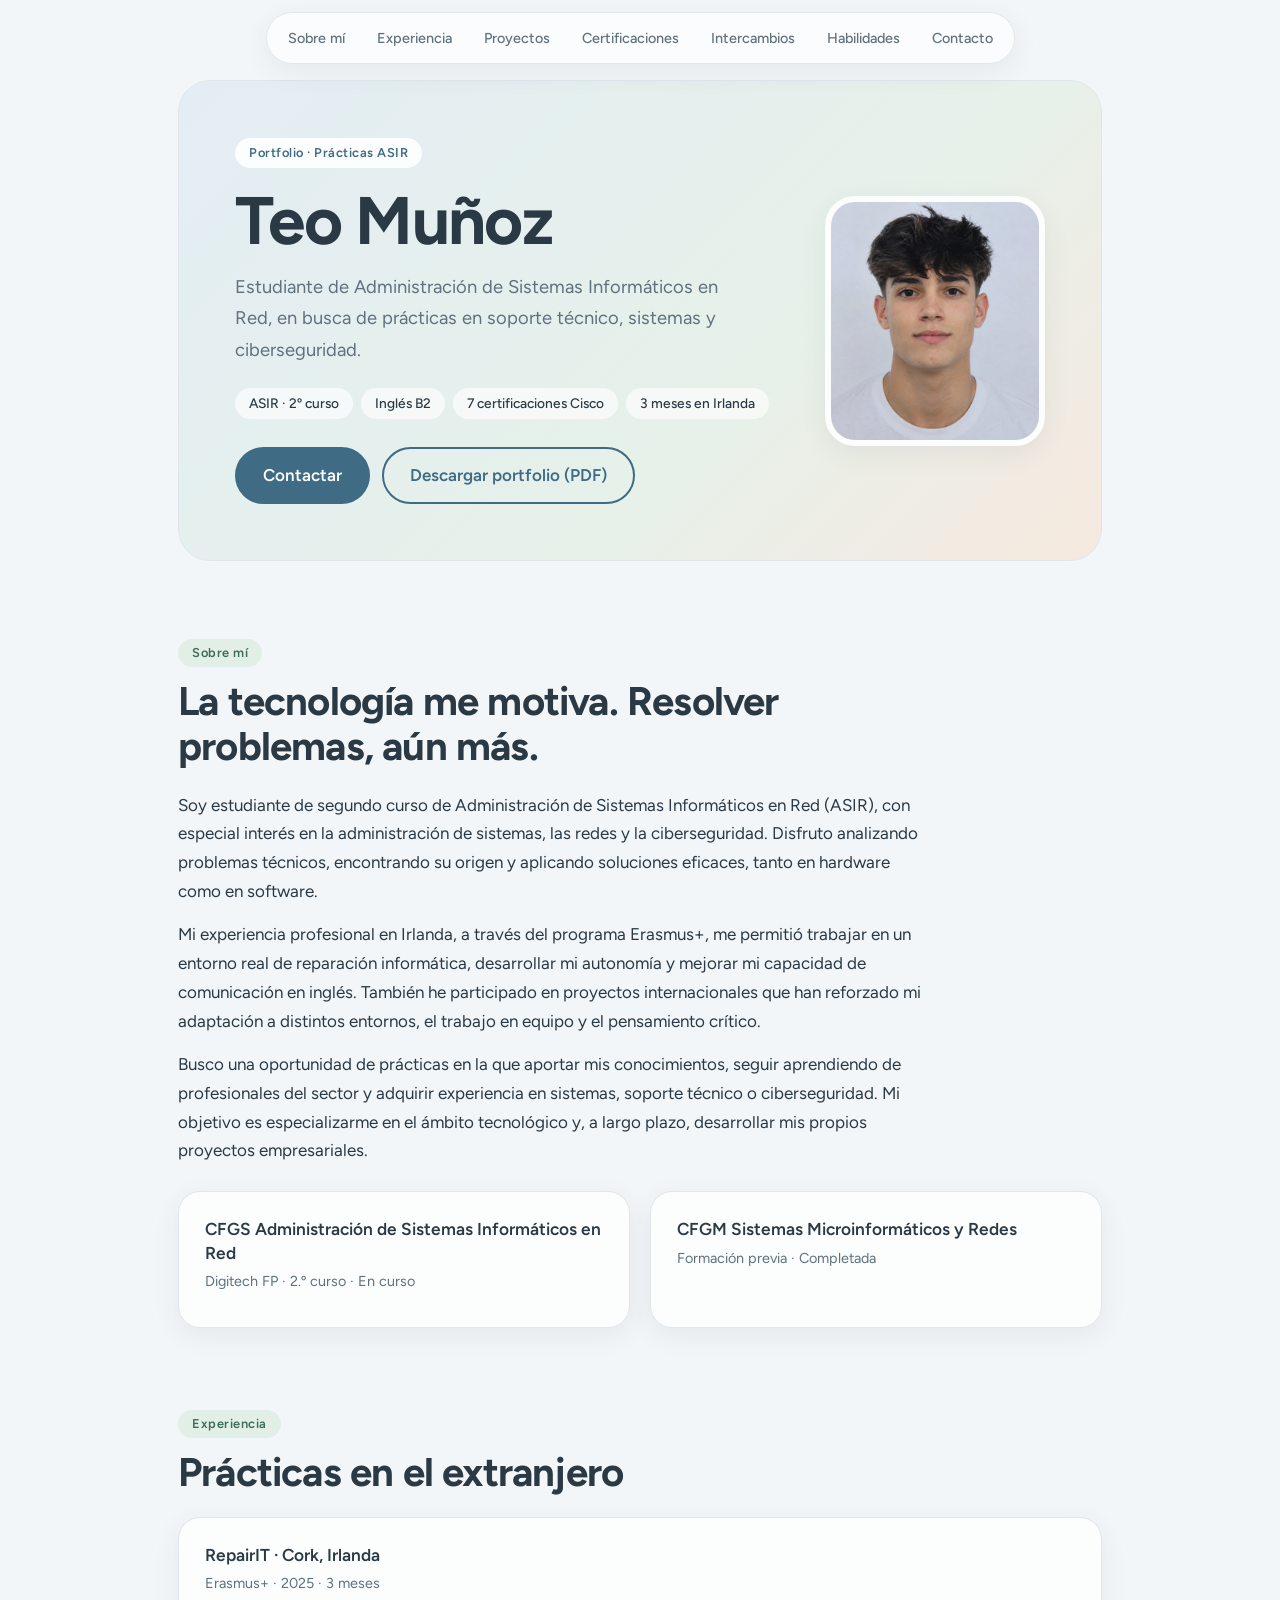
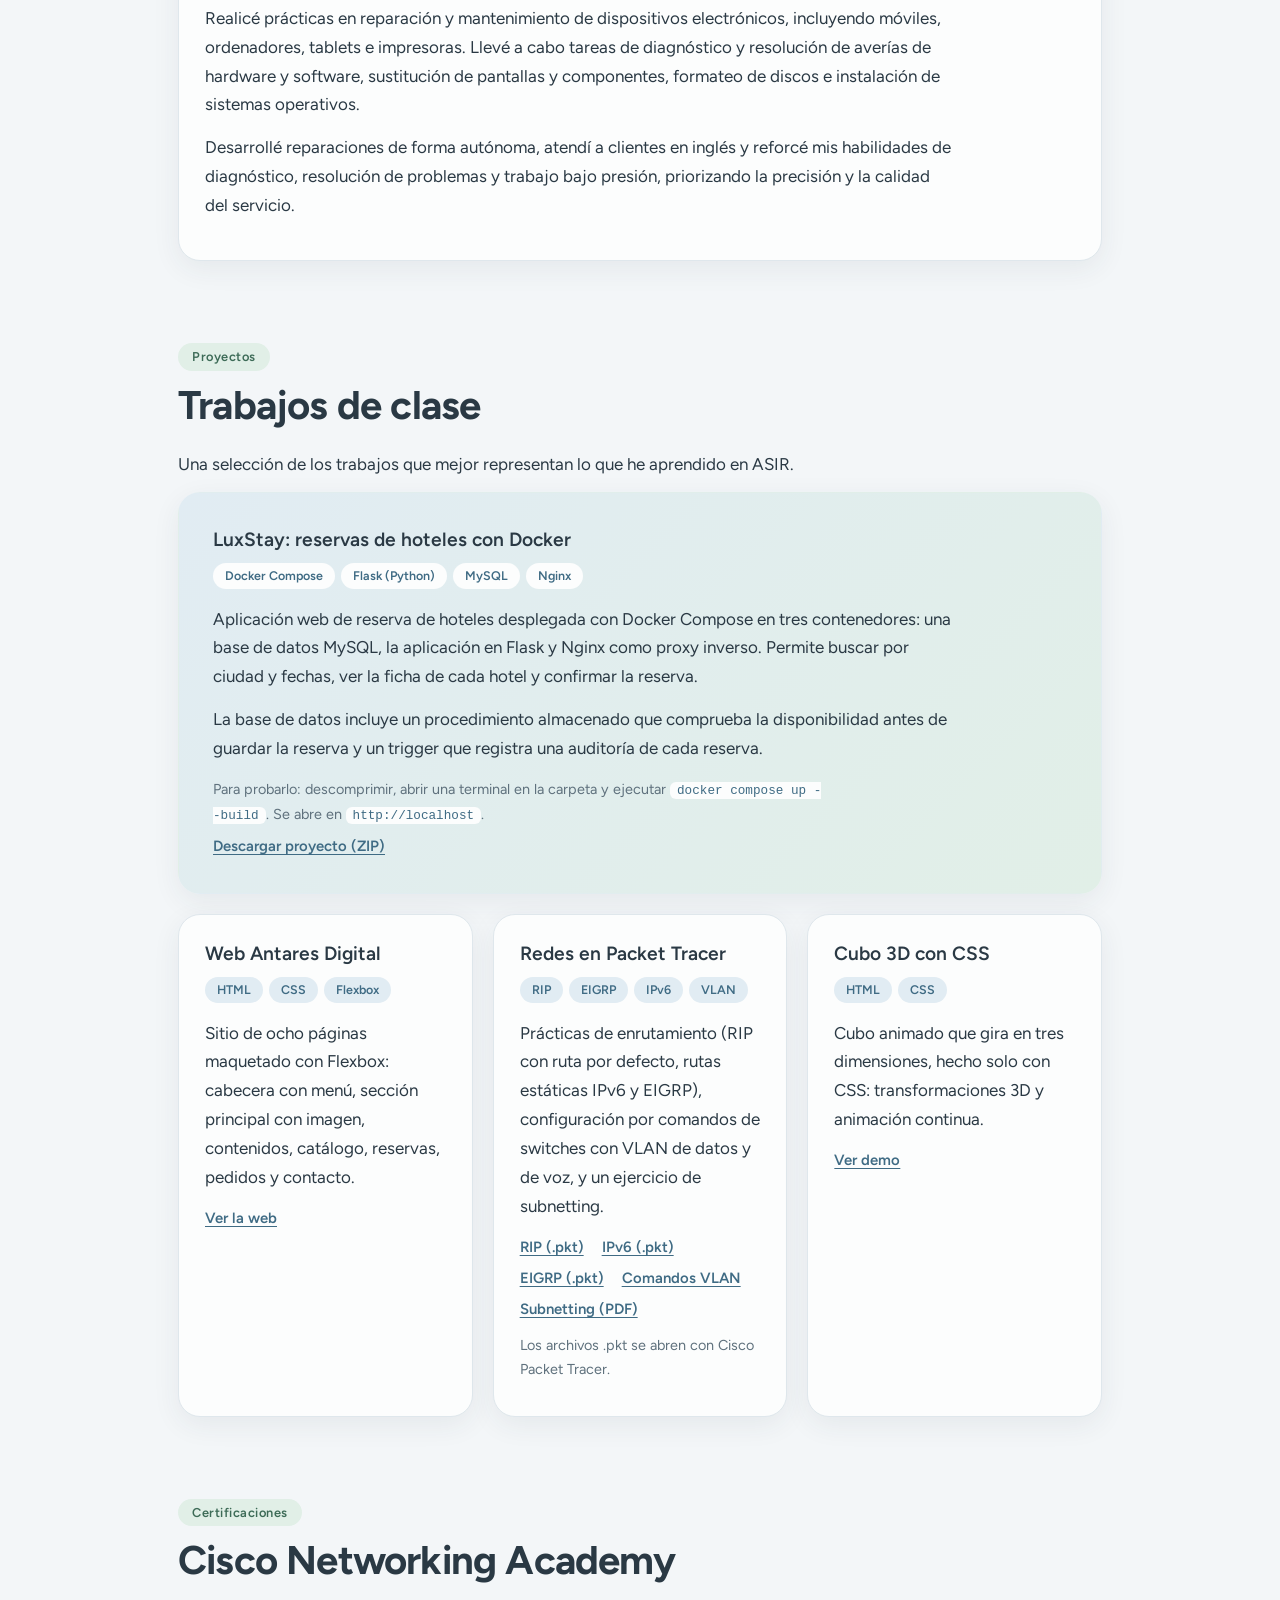
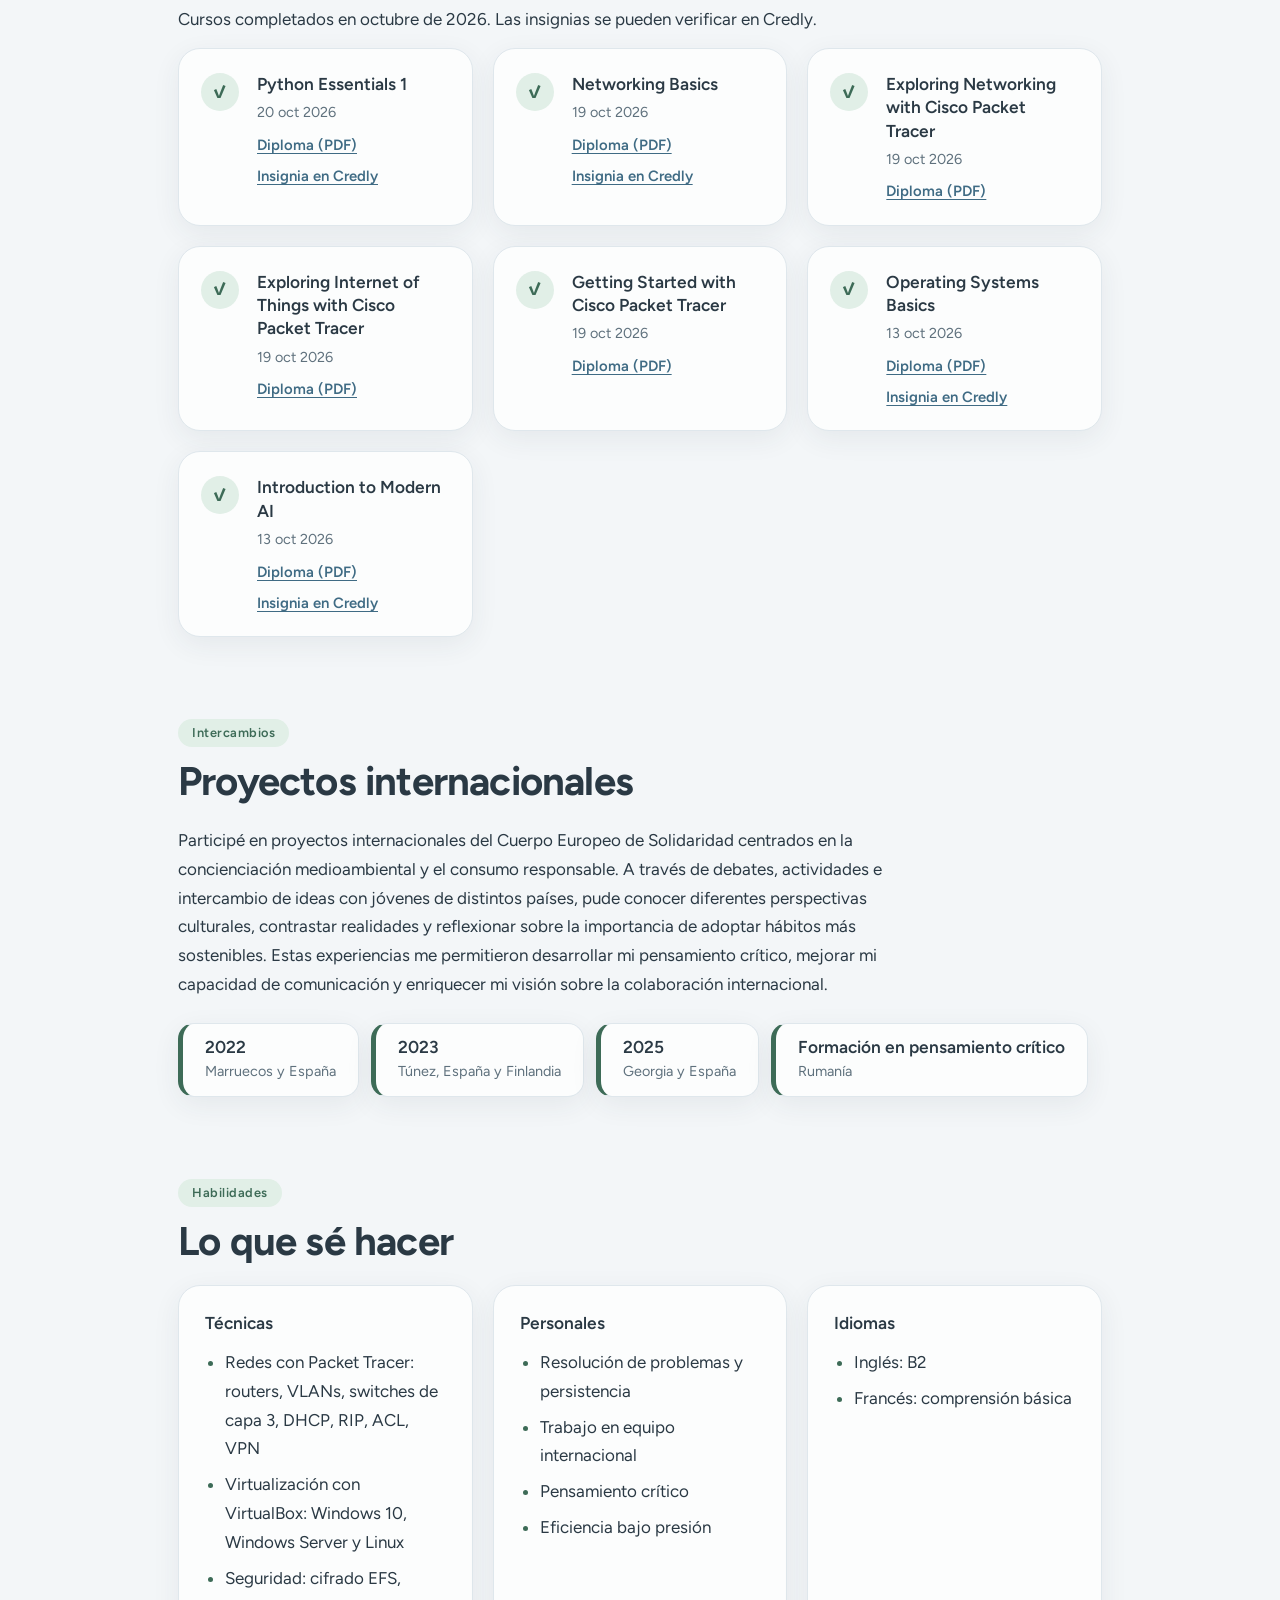
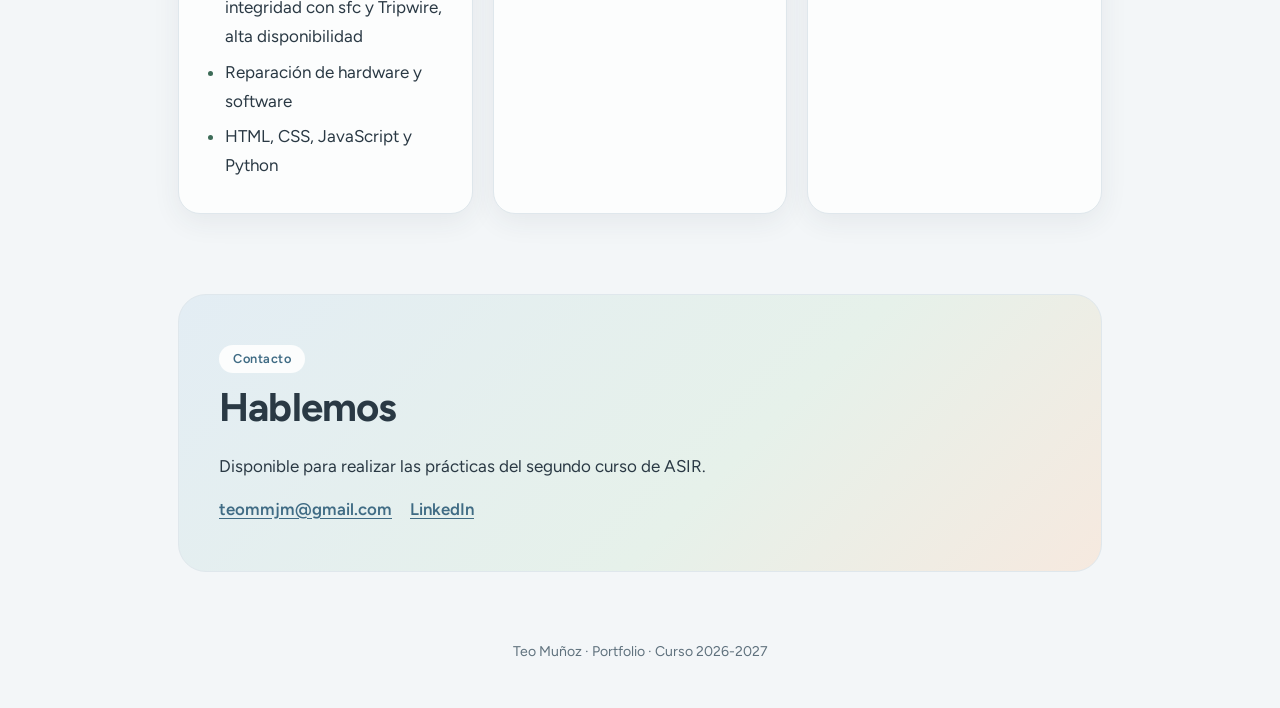
<file: index.html>
<!DOCTYPE html>
<html lang="es">
<head>
<meta charset="utf-8">
<meta name="viewport" content="width=device-width, initial-scale=1">
<title>Teo Muñoz · Portfolio ASIR</title>
<meta name="description" content="Portfolio de Teo Muñoz, estudiante de ASIR en busca de prácticas en soporte técnico, sistemas y ciberseguridad.">
<link rel="icon" type="image/png" href="TM.png">
<link rel="preconnect" href="https://fonts.googleapis.com">
<link rel="stylesheet" href="https://fonts.googleapis.com/css2?family=IBM+Plex+Sans:wght@400;500;600&family=Manrope:wght@600;700;800&display=swap">
<link rel="stylesheet" href="style.css">
</head>
<body>
<header class="top"><div class="wrap"><nav aria-label="Secciones">
<a href="#sobre-mi">Sobre mí</a><a href="#experiencia">Experiencia</a><a href="#proyectos">Proyectos</a><a href="#certificaciones">Certificaciones</a><a href="#intercambios">Intercambios</a><a href="#habilidades">Habilidades</a><a href="#contacto">Contacto</a>
</nav></div></header>

<div class="hero"><div class="wrap">
  <div>
    <p class="eyebrow">Portfolio · Prácticas ASIR</p>
    <h1>Teo Muñoz</h1>
    <p class="lead">Estudiante de Administración de Sistemas Informáticos en Red, en busca de prácticas en soporte técnico, sistemas y ciberseguridad.</p>
    <ul class="chips"><li>ASIR · 2º curso</li><li>Inglés B2</li><li>7 certificaciones Cisco</li><li>3 meses en Irlanda</li></ul>
    <div class="btns">
      <a class="btn main" href="#contacto">Contactar</a>
      <a class="btn" href="Portfolio-Teo-Munoz.pdf" download>Descargar portfolio (PDF)</a>
    </div>
  </div>
  <div class="photo" aria-label="Foto de Teo Muñoz">TM<img src="foto.jpg" alt="Foto de Teo Muñoz" onerror="this.remove()"></div>
</div></div>

<main class="wrap">
<section id="sobre-mi">
  <p class="label">Sobre mí</p>
  <h2>La tecnología me motiva. Resolver problemas, aún más.</h2>
  <p>Soy estudiante de segundo curso de Administración de Sistemas Informáticos en Red (ASIR), con especial interés en la administración de sistemas, las redes y la ciberseguridad. Disfruto analizando problemas técnicos, encontrando su origen y aplicando soluciones eficaces, tanto en hardware como en software.</p>
  <p>Mi experiencia profesional en Irlanda, a través del programa Erasmus+, me permitió trabajar en un entorno real de reparación informática, desarrollar mi autonomía y mejorar mi capacidad de comunicación en inglés. También he participado en proyectos internacionales que han reforzado mi adaptación a distintos entornos, el trabajo en equipo y el pensamiento crítico.</p>
  <p>Busco una oportunidad de prácticas en la que aportar mis conocimientos, seguir aprendiendo de profesionales del sector y adquirir experiencia en sistemas, soporte técnico o ciberseguridad. Mi objetivo es especializarme en el ámbito tecnológico y, a largo plazo, desarrollar mis propios proyectos empresariales.</p>

  <div class="edu">
    <div class="card">
      <h3>CFGS Administración de Sistemas Informáticos en Red</h3>
      <p class="meta">Digitech FP · 2.º curso · En curso</p>
    </div>
    <div class="card">
      <h3>CFGM Sistemas Microinformáticos y Redes</h3>
      <p class="meta">Formación previa · Completada</p>
    </div>
  </div>
</section>

<section id="experiencia">
  <p class="label">Experiencia</p>
  <h2>Prácticas en el extranjero</h2>
  <div class="card">
    <h3>RepairIT · Cork, Irlanda</h3>
    <p class="meta">Erasmus+ · 2025 · 3 meses</p>
    <p>Realicé prácticas en reparación y mantenimiento de dispositivos electrónicos, incluyendo móviles, ordenadores, tablets e impresoras. Llevé a cabo tareas de diagnóstico y resolución de averías de hardware y software, sustitución de pantallas y componentes, formateo de discos e instalación de sistemas operativos.</p>
    <p>Desarrollé reparaciones de forma autónoma, atendí a clientes en inglés y reforcé mis habilidades de diagnóstico, resolución de problemas y trabajo bajo presión, priorizando la precisión y la calidad del servicio.</p>
  </div>
</section>

<section id="proyectos">
  <p class="label">Proyectos</p>
  <h2>Trabajos de clase</h2>
  <p>Una selección de los trabajos que mejor representan lo que he aprendido en ASIR.</p>

  <article class="card proj featured">
    <h3>LuxStay: reservas de hoteles con Docker</h3>
    <ul class="tags"><li>Docker Compose</li><li>Flask (Python)</li><li>MySQL</li><li>Nginx</li></ul>
    <p>Aplicación web de reserva de hoteles desplegada con Docker Compose en tres contenedores: una base de datos MySQL, la aplicación en Flask y Nginx como proxy inverso. Permite buscar por ciudad y fechas, ver la ficha de cada hotel y confirmar la reserva.</p>
    <p>La base de datos incluye un procedimiento almacenado que comprueba la disponibilidad antes de guardar la reserva y un trigger que registra una auditoría de cada reserva.</p>
    <p class="meta" style="margin-top:10px">Para probarlo: descomprimir, abrir una terminal en la carpeta y ejecutar <code>docker compose up --build</code>. Se abre en <code>http://localhost</code>.</p>
    <div class="links"><a href="trabajos/hoteles-docker-flask.zip">Descargar proyecto (ZIP)</a></div>
  </article>

  <div class="grid">
    <article class="card proj">
      <h3>Web Antares Digital</h3>
      <ul class="tags"><li>HTML</li><li>CSS</li><li>Flexbox</li></ul>
      <p>Sitio de ocho páginas maquetado con Flexbox: cabecera con menú, sección principal con imagen, contenidos, catálogo, reservas, pedidos y contacto.</p>
      <div class="links"><a href="trabajos/antares-digital/index.html" target="_blank" rel="noopener">Ver la web</a></div>
    </article>
    <article class="card proj">
      <h3>Redes en Packet Tracer</h3>
      <ul class="tags"><li>RIP</li><li>EIGRP</li><li>IPv6</li><li>VLAN</li></ul>
      <p>Prácticas de enrutamiento (RIP con ruta por defecto, rutas estáticas IPv6 y EIGRP), configuración por comandos de switches con VLAN de datos y de voz, y un ejercicio de subnetting.</p>
      <div class="links"><a href="trabajos/redes/rip-ruta-por-defecto.pkt">RIP (.pkt)</a><a href="trabajos/redes/ipv6-enrutamiento-estatico.pkt">IPv6 (.pkt)</a><a href="trabajos/redes/eigrp-ejercicios.pkt">EIGRP (.pkt)</a><a href="trabajos/redes/comandos-vlans-voz-trunks.txt">Comandos VLAN</a><a href="trabajos/redes/subnetting-130-40-0-0.pdf">Subnetting (PDF)</a></div>
      <p class="meta" style="margin-top:10px">Los archivos .pkt se abren con Cisco Packet Tracer.</p>
    </article>
    <article class="card proj">
      <h3>Cubo 3D con CSS</h3>
      <ul class="tags"><li>HTML</li><li>CSS</li></ul>
      <p>Cubo animado que gira en tres dimensiones, hecho solo con CSS: transformaciones 3D y animación continua.</p>
      <div class="links"><a href="trabajos/css/cubo-3d.html" target="_blank" rel="noopener">Ver demo</a></div>
    </article>
  </div>
</section>

<section id="certificaciones">
  <p class="label">Certificaciones</p>
  <h2>Cisco Networking Academy</h2>
  <p>Cursos completados en octubre de 2026. Las insignias se pueden verificar en Credly.</p>
  <div class="grid">
    <article class="card cert"><h3>Python Essentials 1</h3><p class="meta">20 oct 2026</p>
      <div class="links"><a href="certificados/python-essentials-1.pdf">Diploma (PDF)</a><a href="https://www.credly.com/badges/a79a291c-79b1-40f7-9b28-0ea7d8a6ee51/public_url" target="_blank" rel="noopener">Insignia en Credly</a></div></article>
    <article class="card cert"><h3>Networking Basics</h3><p class="meta">19 oct 2026</p>
      <div class="links"><a href="certificados/networking-basics.pdf">Diploma (PDF)</a><a href="https://www.credly.com/badges/bb092b88-2d7e-4ce6-b4c7-1ca06674b7ba/public_url" target="_blank" rel="noopener">Insignia en Credly</a></div></article>
    <article class="card cert"><h3>Exploring Networking with Cisco Packet Tracer</h3><p class="meta">19 oct 2026</p>
      <div class="links"><a href="certificados/exploring-networking-packet-tracer.pdf">Diploma (PDF)</a></div></article>
    <article class="card cert"><h3>Exploring Internet of Things with Cisco Packet Tracer</h3><p class="meta">19 oct 2026</p>
      <div class="links"><a href="certificados/exploring-iot-packet-tracer.pdf">Diploma (PDF)</a></div></article>
    <article class="card cert"><h3>Getting Started with Cisco Packet Tracer</h3><p class="meta">19 oct 2026</p>
      <div class="links"><a href="certificados/getting-started-packet-tracer.pdf">Diploma (PDF)</a></div></article>
    <article class="card cert"><h3>Operating Systems Basics</h3><p class="meta">13 oct 2026</p>
      <div class="links"><a href="certificados/operating-systems-basics.pdf">Diploma (PDF)</a><a href="https://www.credly.com/badges/0d3d7102-03e8-475a-858d-57220a3167c9/public_url" target="_blank" rel="noopener">Insignia en Credly</a></div></article>
    <article class="card cert"><h3>Introduction to Modern AI</h3><p class="meta">13 oct 2026</p>
      <div class="links"><a href="certificados/introduction-modern-ai.pdf">Diploma (PDF)</a><a href="https://www.credly.com/badges/4c03e8af-af3e-4fc0-80f3-18538ede21e6/public_url" target="_blank" rel="noopener">Insignia en Credly</a></div></article>
  </div>
</section>

<section id="intercambios">
  <p class="label">Intercambios</p>
  <h2>Proyectos internacionales</h2>
  <p>Participé en proyectos internacionales del Cuerpo Europeo de Solidaridad centrados en la concienciación medioambiental y el consumo responsable. A través de debates, actividades e intercambio de ideas con jóvenes de distintos países, pude conocer diferentes perspectivas culturales, contrastar realidades y reflexionar sobre la importancia de adoptar hábitos más sostenibles. Estas experiencias me permitieron desarrollar mi pensamiento crítico, mejorar mi capacidad de comunicación y enriquecer mi visión sobre la colaboración internacional.</p>
  <ul class="timeline">
    <li><h3>2022</h3><p class="meta">Marruecos y España</p></li>
    <li><h3>2023</h3><p class="meta">Túnez, España y Finlandia</p></li>
    <li><h3>2025</h3><p class="meta">Georgia y España</p></li>
    <li><h3>Formación en pensamiento crítico</h3><p class="meta">Rumanía</p></li>
  </ul>
</section>

<section id="habilidades">
  <p class="label">Habilidades</p>
  <h2>Lo que sé hacer</h2>
  <div class="cols">
    <div class="card"><h3>Técnicas</h3><ul class="plain">
      <li>Redes con Packet Tracer: routers, VLANs, switches de capa 3, DHCP, RIP, ACL, VPN</li>
      <li>Virtualización con VirtualBox: Windows 10, Windows Server y Linux</li>
      <li>Seguridad: cifrado EFS, integridad con sfc y Tripwire, alta disponibilidad</li>
      <li>Reparación de hardware y software</li>
      <li>HTML, CSS, JavaScript y Python</li></ul></div>
    <div class="card"><h3>Personales</h3><ul class="plain">
      <li>Resolución de problemas y persistencia</li>
      <li>Trabajo en equipo internacional</li>
      <li>Pensamiento crítico</li>
      <li>Eficiencia bajo presión</li></ul></div>
    <div class="card"><h3>Idiomas</h3><ul class="plain">
      <li>Inglés: B2</li><li>Francés: comprensión básica</li></ul></div>
  </div>
</section>

<section id="contacto">
  <div class="contact">
    <p class="label" style="color:var(--hero-accent)">Contacto</p>
    <h2>Hablemos</h2>
    <p>Disponible para realizar las prácticas del segundo curso de ASIR.</p>
    <div class="links"><a href="mailto:teommjm@gmail.com">teommjm@gmail.com</a><a href="https://www.linkedin.com/in/teo-mu%C3%B1oz-moreno-25004b445/?isSelfProfile=true" target="_blank" rel="noopener">LinkedIn</a></div>
  </div>
</section>
</main>
<footer>Teo Muñoz · Portfolio · Curso 2026-2027</footer>
</body>
</html>
</file>
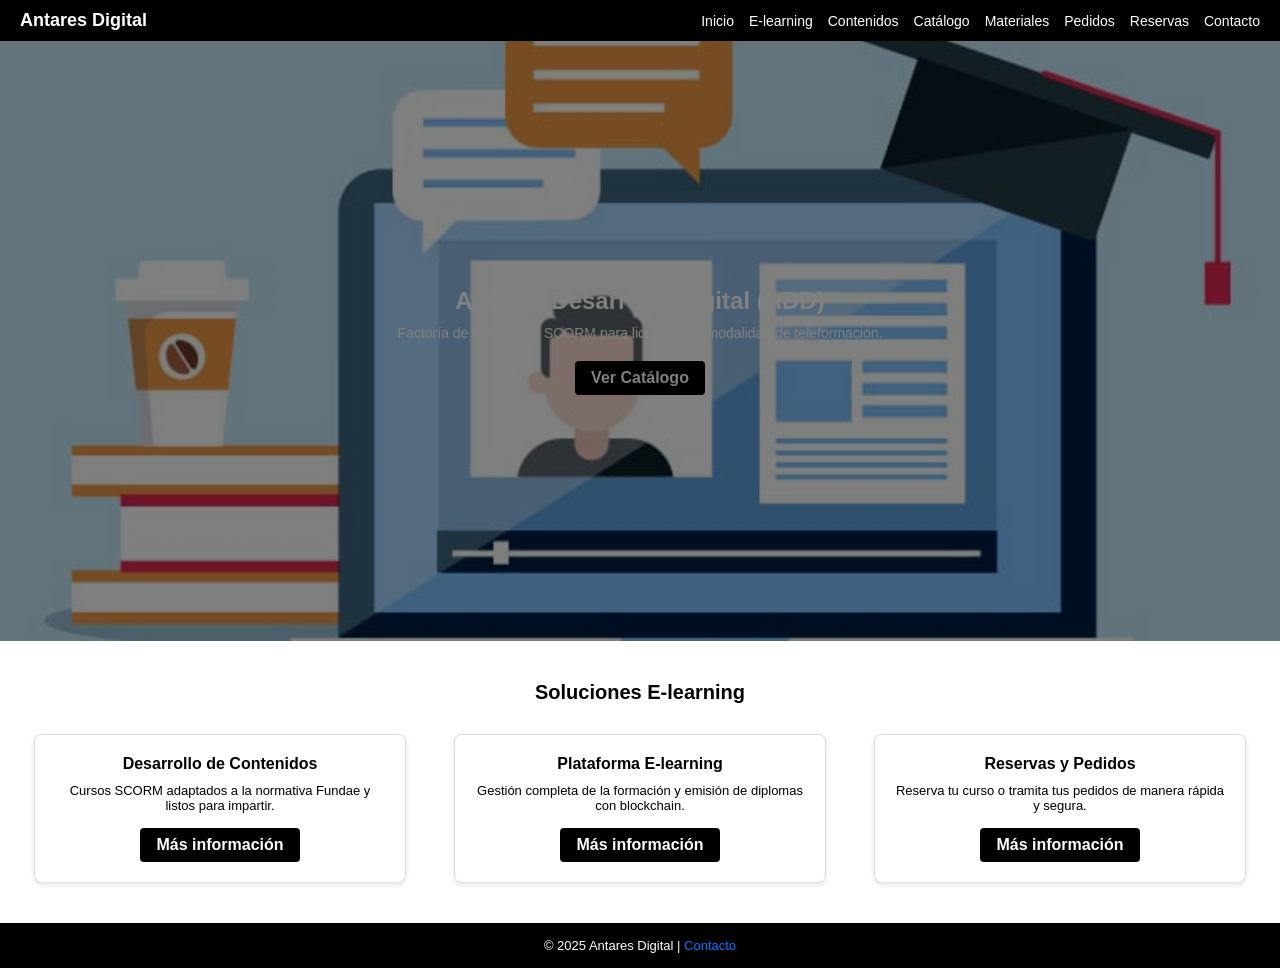
<file: trabajos/antares-digital/index.html>
<!DOCTYPE html>
<html lang="es">
<head>
<meta charset="utf-8">
<meta name="viewport" content="width=device-width, initial-scale=1">
    <title>Antares Digital</title>
    <style>
        * {
            margin: 0;
            padding: 0;
            box-sizing: border-box;
        }

        body {
            font-family: Arial, sans-serif;
        }

        .barra-arriba {
            background-color: black;
            color: white;
            display: flex;
            justify-content: space-between;
            align-items: center;
            padding: 10px 20px;
        }

        .logo-texto {
            font-weight: bold;
            font-size: 18px;
        }

        .menu {
            display: flex;
            gap: 15px;
        }

        .menu a {
            color: white;
            text-decoration: none;
            font-size: 14px;
        }

        .hero {
            background-image: url('hero.jpg');
            background-size: cover;
            background-position: center;
            height: 600px; 
            display: flex;
            align-items: center;
            justify-content: center;
            color: white; 
            text-align: center;
            padding: 0 20px;
            filter: brightness(50%);
        }

        .texto-hero {
            max-width: 600px;
        }

        .titulo-hero {
            font-size: 24px;
            margin-bottom: 10px;
        }

        .subtitulo-hero {
            font-size: 14px;
            margin-bottom: 20px;
        }

        .boton-negro {
            background-color: black;
            color: white;
            text-decoration: none;
            padding: 8px 16px;
            border-radius: 4px;
            font-weight: bold;
            display: inline-block;
        }

        .seccion-soluciones {
            padding: 40px 20px;
            text-align: center;
        }

        .titulo-seccion {
            font-size: 20px;
            margin-bottom: 30px;
        }

        .tres-tarjetas {
            display: flex;
            justify-content: space-around;
            flex-wrap: wrap;
            gap: 20px;
        }

        .tarjeta {
            background-color: white;
            padding: 20px;
            width: 30%;
            min-width: 250px;
            border: 1px solid #ddd;
            border-radius: 8px;
            box-shadow: 0 2px 5px rgba(0,0,0,0.1);
        }

        .titulo-tarjeta {
            font-size: 16px;
            margin-bottom: 10px;
            font-weight: bold;
        }

        .texto-tarjeta {
            font-size: 13px;
            margin-bottom: 15px;
        }

        .pie-pagina {
            background-color: black;
            color: white;
            text-align: center;
            padding: 15px;
            font-size: 13px;
        }

        .pie-pagina a {
            color: #007BFF;
            text-decoration: none;
        }
    </style>
</head>
<body>

    <div class="barra-arriba">
        <div class="logo-texto">Antares Digital</div>
        <div class="menu">
            <a href="#">Inicio</a>
            <a href="e-learning.html" class="btn">E-learning</a>            
            <a href="contenidos.html" class="btn">Contenidos</a>            
            <a href="catalogo.html" class="btn">Catálogo</a>            
            <a href="materiales.html" class="btn">Materiales</a>            
            <a href="pedidos.html">Pedidos</a>
            <a href="reservas.html">Reservas</a>
            <a href="contacto.html">Contacto</a>
        </div>
    </div>

    <div class="hero">
        <div class="texto-hero">
            <h2 class="titulo-hero">Antares Desarrollo Digital (ADD)</h2>
            <p class="subtitulo-hero">Factoría de contenidos SCORM para licenciar en modalidad de teleformación.</p>
            <a href="#" class="boton-negro">Ver Catálogo</a>
        </div>
    </div>

    <div class="seccion-soluciones">
        <h2 class="titulo-seccion">Soluciones E-learning</h2>
        <div class="tres-tarjetas">
            <div class="tarjeta">
                <h3 class="titulo-tarjeta">Desarrollo de Contenidos</h3>
                <p class="texto-tarjeta">Cursos SCORM adaptados a la normativa Fundae y listos para impartir.</p>
                <a href="#" class="boton-negro">Más información</a>
            </div>
            <div class="tarjeta">
                <h3 class="titulo-tarjeta">Plataforma E-learning</h3>
                <p class="texto-tarjeta">Gestión completa de la formación y emisión de diplomas con blockchain.</p>
                <a href="#" class="boton-negro">Más información</a>
            </div>
            <div class="tarjeta">
                <h3 class="titulo-tarjeta">Reservas y Pedidos</h3>
                <p class="texto-tarjeta">Reserva tu curso o tramita tus pedidos de manera rápida y segura.</p>
                <a href="#" class="boton-negro">Más información</a>
            </div>
        </div>
    </div>

    <div class="pie-pagina">
        © 2025 Antares Digital | <a href="#">Contacto</a>
    </div>

</body>
</html>
</file>
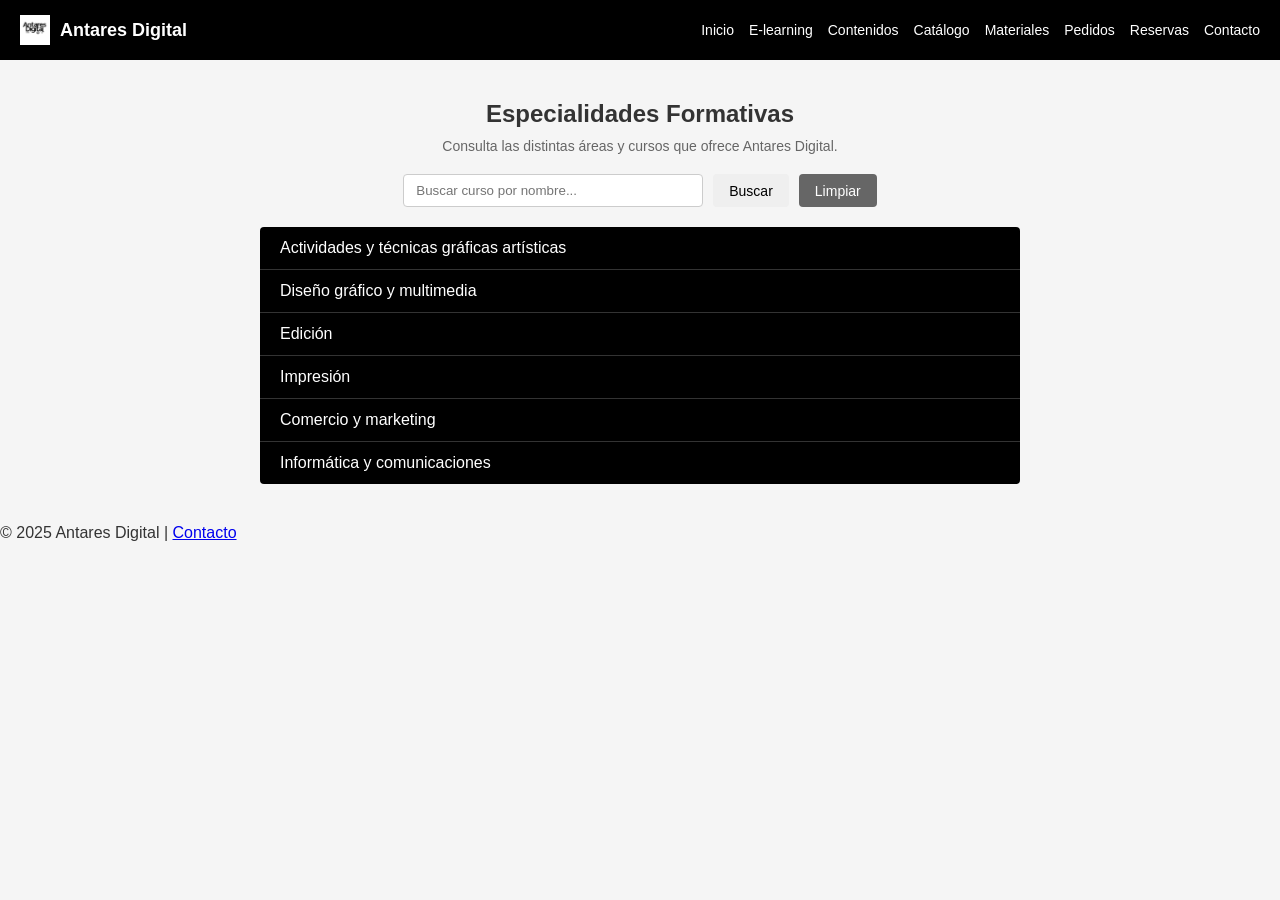
<file: trabajos/antares-digital/catalogo.html>
<!DOCTYPE html>
<html lang="es">
<head>
<meta charset="utf-8">
<meta name="viewport" content="width=device-width, initial-scale=1">
  <title>Catálogo</title>
  <style>
    * {
      margin: 0;
      padding: 0;
      box-sizing: border-box;
    }

    body {
      font-family: Arial, sans-serif;
      background-color: #f5f5f5;
      color: #333;
    }

    header {
      background-color: #000;
      padding: 15px 20px;
      display: flex;
      justify-content: space-between;
      align-items: center;
    }

    .logo {
      display: flex;
      align-items: center;
      gap: 10px;
      color: white;
      text-decoration: none;
      font-weight: bold;
      font-size: 18px;
    }

    .logo img {
      width: 30px;
      height: auto;
    }

    nav ul {
      display: flex;
      list-style: none;
      gap: 15px;
    }

    nav a {
      color: white;
      text-decoration: none;
      font-size: 14px;
    }

    nav a:hover,
    nav a.active {
      color: #007bff;
      text-decoration: underline;
    }

    main {
      padding: 40px 20px;
      max-width: 800px;
      margin: 0 auto;
    }

    .section-title {
      text-align: center;
      font-size: 24px;
      margin-bottom: 10px;
    }

    .section-subtitle {
      text-align: center;
      font-size: 14px;
      color: #666;
      margin-bottom: 20px;
    }

    .search-container {
      display: flex;
      gap: 10px;
      margin-bottom: 20px;
      justify-content: center;
    }

    .search-container input {
      padding: 8px 12px;
      border: 1px solid #ccc;
      border-radius: 4px;
      flex: 1;
      max-width: 300px;
    }

    .search-container button {
      padding: 8px 16px;
      border: none;
      border-radius: 4px;
      cursor: pointer;
      font-size: 14px;
    }

    .search-container button:first-child {
      background-color: #000;
      color: white;
    }

    .search-container button:last-child {
      background-color: #666;
      color: white;
    }

    .especialidades-list {
      background-color: #000;
      border-radius: 4px;
      overflow: hidden;
      margin-top: 20px;
    }

    .especialidad-item {
      padding: 12px 20px;
      color: white;
      border-bottom: 1px solid #333;
      font-size: 16px;
    }

    .especialidad-item:last-child {
      border-bottom: none;
    }

  
  </style>
</head>
<body>

  <header>
    <a href="#" class="logo">
      <img src="logo.png" alt="Logo">
      Antares Digital
    </a>
    <nav>
      <ul>
        <a href="index.html" class="btn">Inicio</a>            
        <a href="e-learning.html" class="btn">E-learning</a>            
        <a href="contenidos.html" class="btn">Contenidos</a>            
        <a href="#">Catálogo</a>
        <a href="materiales.html" class="btn">Materiales</a>            
        <a href="pedidos.html">Pedidos</a>
        <a href="reservas.html">Reservas</a>
        <a href="contacto.html">Contacto</a>
      </ul>
    </nav>
  </header>

  <main>
    <h1 class="section-title">Especialidades Formativas</h1>
    <p class="section-subtitle">Consulta las distintas áreas y cursos que ofrece Antares Digital.</p>

    <div class="search-container">
      <input type="text" placeholder="Buscar curso por nombre...">
      <button>Buscar</button>
      <button>Limpiar</button>
    </div>

    <div class="especialidades-list">
      <div class="especialidad-item">Actividades y técnicas gráficas artísticas</div>
      <div class="especialidad-item">Diseño gráfico y multimedia</div>
      <div class="especialidad-item">Edición</div>
      <div class="especialidad-item">Impresión</div>
      <div class="especialidad-item">Comercio y marketing</div>
      <div class="especialidad-item">Informática y comunicaciones</div>
    </div>
  </main>

    <footer>
        <p>© 2025 Antares Digital | <a href="#">Contacto</a></p>
    </footer>

</body>
</html>
</file>
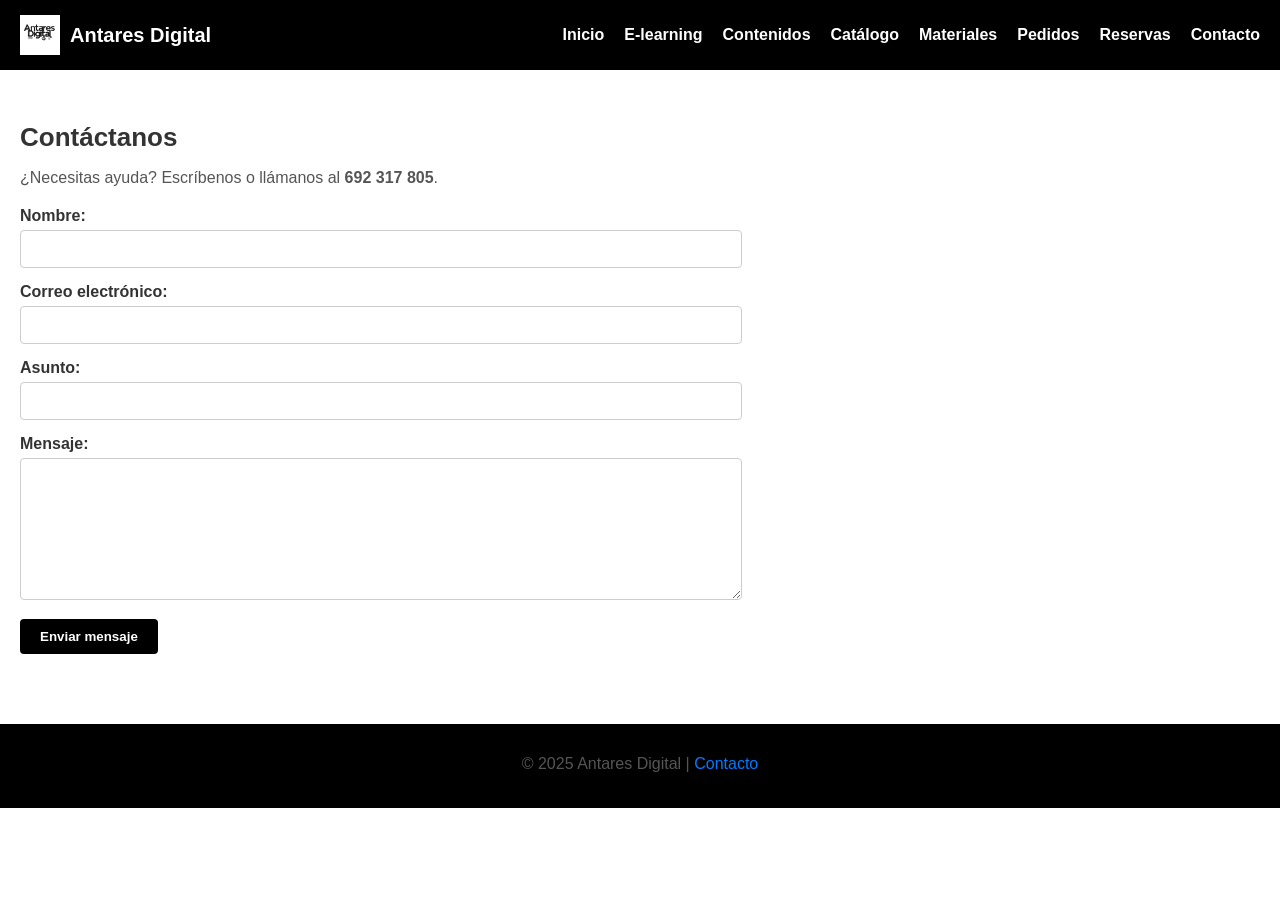
<file: trabajos/antares-digital/contacto.html>
<!DOCTYPE html>
<html lang="es">
<head>
<meta charset="utf-8">
<meta name="viewport" content="width=device-width, initial-scale=1">
    <title>Contacto</title>
    <style>
        body {
            font-family: Arial, sans-serif;
            margin: 0;
            padding: 0;
            background-color: #fff;
        }

        header {
            background-color: #000;
            color: #fff;
            padding: 15px 20px;
            display: flex;
            justify-content: space-between;
            align-items: center;
        }

        .logo {
            display: flex;
            align-items: center;
        }

        .logo img {
            height: 40px;
            margin-right: 10px;
        }

        .logo h1 {
            margin: 0;
            font-size: 20px;
        }

        nav ul {
            list-style: none;
            margin: 0;
            padding: 0;
            display: flex;
        }

        nav ul li {
            margin-left: 20px;
        }

        nav ul li a {
            color: #fff;
            text-decoration: none;
            font-weight: bold;
        }

        nav ul li a:hover {
            text-decoration: underline;
        }

        main {
            padding: 30px 20px;
            max-width: 900px;
        }

        h2 {
            color: #333;
            font-size: 26px;
            margin-bottom: 10px;
        }

        p {
            color: #555;
            margin-bottom: 20px;
        }

        .contact-form {
            max-width: 700px;
        }

        .form-group {
            margin-bottom: 15px;
        }

        label {
            display: block;
            margin-bottom: 5px;
            font-weight: bold;
            color: #333;
        }

        input[type="text"],
        input[type="email"],
        textarea {
            width: 100%;
            padding: 10px;
            border: 1px solid #ccc;
            border-radius: 4px;
            font-size: 14px;
        }

        textarea {
            resize: vertical;
            min-height: 120px;
        }

        .btn-enviar {
            background-color: #000;
            color: #fff;
            padding: 10px 20px;
            font-weight: bold;
            border: none;
            border-radius: 4px;
            cursor: pointer;
        }

        .btn-enviar:hover {
            background-color: #333;
        }

        footer {
            background-color: #000;
            color: #fff;
            text-align: center;
            padding: 15px 20px;
            margin-top: 40px;
        }

        footer a {
            color: #007bff;
            text-decoration: none;
        }

        footer a:hover {
            text-decoration: underline;
        }
    </style>
</head>
<body>

<header>
    <div class="logo">
        <img src="logo.png" alt="Logo Antares Digital">
        <h1>Antares Digital</h1>
    </div>

    <nav>
        <ul>
            <li><a href="index.html">Inicio</a></li>
            <li><a href="e-learning.html">E-learning</a></li>
            <li><a href="contenidos.html">Contenidos</a></li>
            <li><a href="catalogo.html">Catálogo</a></li>
            <li><a href="materiales.html">Materiales</a></li>
            <li><a href="pedidos.html">Pedidos</a></li>
            <li><a href="reservas.html">Reservas</a></li>
            <li><a href="contacto.html">Contacto</a></li>
        </ul>
    </nav>
</header>

<main>
    <h2>Contáctanos</h2>
    <p>¿Necesitas ayuda? Escríbenos o llámanos al <strong>692 317 805</strong>.</p>

    <div class="contact-form">
        <form>
            <div class="form-group">
                <label for="nombre">Nombre:</label>
                <input type="text" id="nombre">
            </div>

            <div class="form-group">
                <label for="email">Correo electrónico:</label>
                <input type="email" id="email">
            </div>

            <div class="form-group">
                <label for="asunto">Asunto:</label>
                <input type="text" id="asunto">
            </div>

            <div class="form-group">
                <label for="mensaje">Mensaje:</label>
                <textarea id="mensaje"></textarea>
            </div>

            <button type="submit" class="btn-enviar">Enviar mensaje</button>
        </form>
    </div>
</main>

<footer>
    <p>© 2025 Antares Digital | <a href="contacto.html">Contacto</a></p>
</footer>

</body>
</html>
</file>
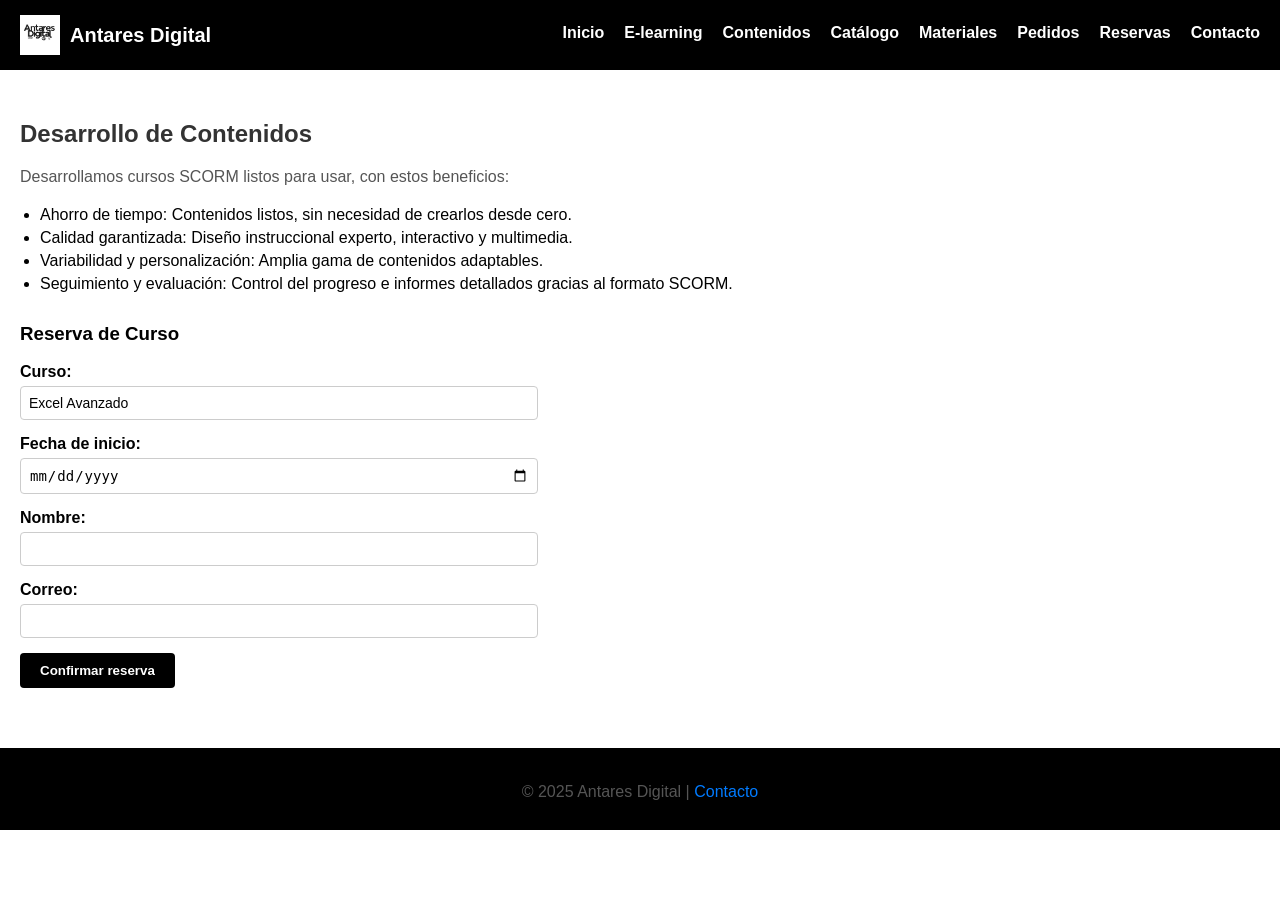
<file: trabajos/antares-digital/contenidos.html>
<!DOCTYPE html>
<html lang="es">
<head>
<meta charset="utf-8">
<meta name="viewport" content="width=device-width, initial-scale=1">
    <title>Contenidos</title>
    <style>
        body {
            font-family: Arial, sans-serif;
            margin: 0;
            padding: 0;
            background-color: #fff;
        }

        header {
            background-color: #000;
            color: #fff;
            padding: 15px 20px;
            display: flex;
            justify-content: space-between;
            align-items: center;
        }

        .logo {
            display: flex;
            align-items: center;
        }

        .logo img {
            height: 40px;
            margin-right: 10px;
        }

        .logo h1 {
            margin: 0;
            font-size: 20px;
        }

        nav ul {
            list-style: none;
            margin: 0;
            padding: 0;
            display: flex;
        }

        nav ul li {
            margin-left: 20px;
        }

        nav ul li a {
            color: #fff;
            text-decoration: none;
            font-weight: bold;
        }

        nav ul li a:hover {
            text-decoration: underline;
        }

        main {
            padding: 30px 20px;
        }

        h2 {
            color: #333;
            font-size: 24px;
            margin-bottom: 15px;
        }

        p {
            color: #555;
            line-height: 1.6;
            margin-bottom: 10px;
        }

        ul {
            padding-left: 20px;
            margin-bottom: 20px;
        }

        ul li {
            margin-bottom: 5px;
        }

        .form-container {
            margin-top: 30px;
            max-width: 500px;
        }

        .form-group {
            margin-bottom: 15px;
        }

        label {
            display: block;
            margin-bottom: 5px;
            font-weight: bold;
        }

        input[type="text"],
        input[type="email"],
        input[type="date"] {
            width: 100%;
            padding: 8px;
            border: 1px solid #ccc;
            border-radius: 4px;
            font-size: 14px;
        }

        .btn-confirmar {
            background-color: #000;
            color: #fff;
            padding: 10px 20px;
            font-weight: bold;
            border-radius: 4px;
            border: none;
            cursor: pointer;
        }

        .btn-confirmar:hover {
            background-color: #333;
        }

        footer {
            background-color: #000;
            color: #fff;
            text-align: center;
            padding: 15px 20px;
            margin-top: 30px;
        }

        footer a {
            color: #007bff;
            text-decoration: none;
        }

        footer a:hover {
            text-decoration: underline;
        }
    </style>
</head>
<body>

<header>
    <div class="logo">
        <img src="logo.png" alt="Logo Antares Digital">
        <h1>Antares Digital</h1>
    </div>

    <nav>
        <ul>
            <li><a href="index.html">Inicio</a></li>
            <li><a href="e-learning.html">E-learning</a></li>
            <li><a href="contenidos.html">Contenidos</a></li>
            <li><a href="catalogo.html">Catálogo</a></li>
            <li><a href="materiales.html">Materiales</a></li>
            <li><a href="pedidos.html">Pedidos</a></li>
            <li><a href="reservas.html">Reservas</a></li>
            <li><a href="contacto.html">Contacto</a></li>
        </ul>
    </nav>
</header>

<main>
    <h2>Desarrollo de Contenidos</h2>
    <p>Desarrollamos cursos SCORM listos para usar, con estos beneficios:</p>

    <ul>
        <li>Ahorro de tiempo: Contenidos listos, sin necesidad de crearlos desde cero.</li>
        <li>Calidad garantizada: Diseño instruccional experto, interactivo y multimedia.</li>
        <li>Variabilidad y personalización: Amplia gama de contenidos adaptables.</li>
        <li>Seguimiento y evaluación: Control del progreso e informes detallados gracias al formato SCORM.</li>
    </ul>

    <div class="form-container">
        <h3>Reserva de Curso</h3>
        <form>
            <div class="form-group">
                <label>Curso:</label>
                <input type="text" value="Excel Avanzado" readonly>
            </div>

            <div class="form-group">
                <label>Fecha de inicio:</label>
                <input type="date">
            </div>

            <div class="form-group">
                <label>Nombre:</label>
                <input type="text">
            </div>

            <div class="form-group">
                <label>Correo:</label>
                <input type="email">
            </div>

            <button type="submit" class="btn-confirmar">Confirmar reserva</button>
        </form>
    </div>
</main>

<footer>
    <p>© 2025 Antares Digital | <a href="#">Contacto</a></p>
</footer>

</body>
</html>
</file>
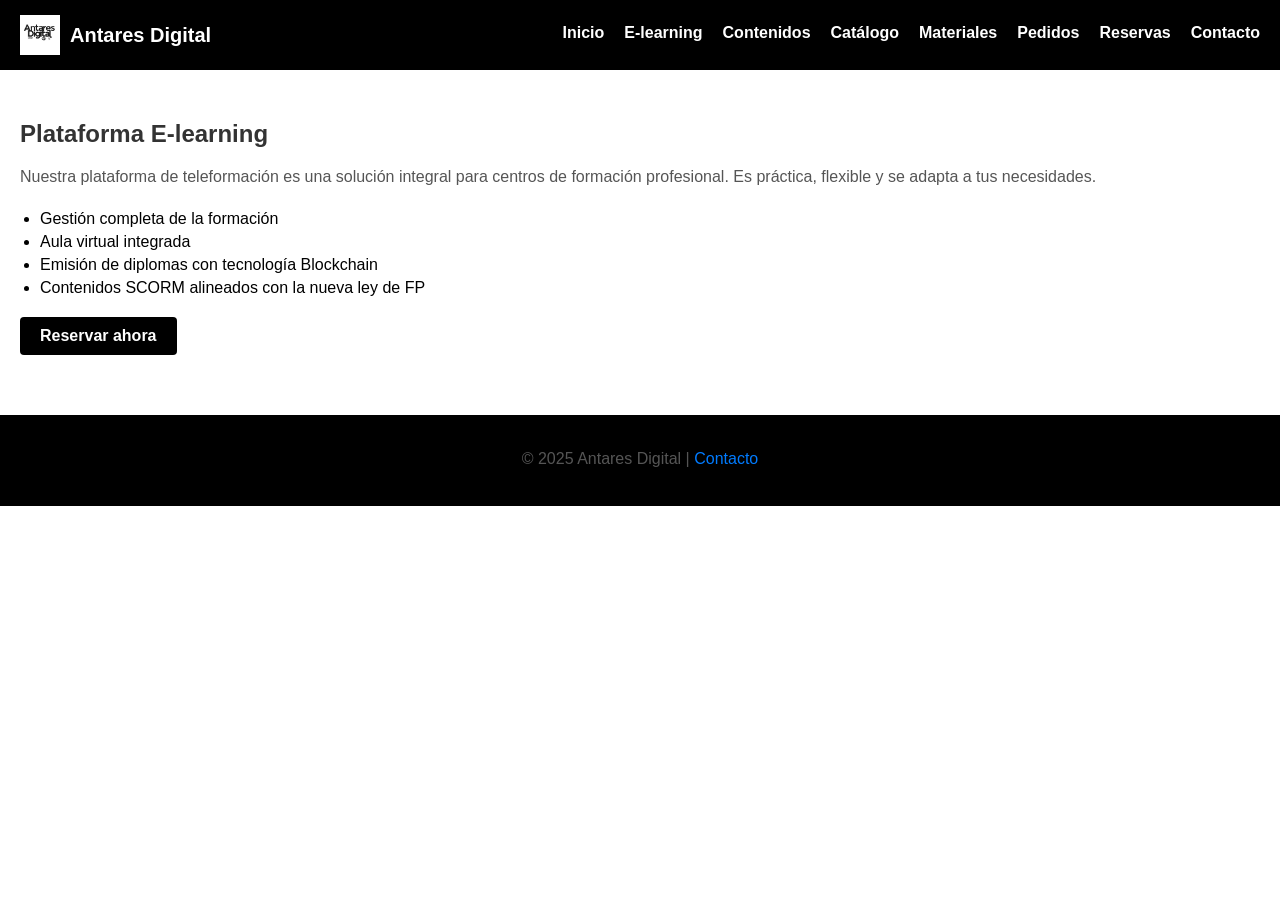
<file: trabajos/antares-digital/e-learning.html>
<!DOCTYPE html>
<html lang="es">
<head>
<meta charset="utf-8">
<meta name="viewport" content="width=device-width, initial-scale=1">
    <title>E-learning</title>
    <style>
        body {
            font-family: Arial, sans-serif;
            margin: 0;
            padding: 0;
            background-color: #fff;
        }

        header {
            background-color: #000;
            color: #fff;
            padding: 15px 20px;
            display: flex;
            justify-content: space-between;
            align-items: center;
        }

        .logo {
            display: flex;
            align-items: center;
        }

        .logo img {
            height: 40px;
            margin-right: 10px;
        }

        .logo h1 {
            margin: 0;
            font-size: 20px;
        }

        nav ul {
            list-style: none;
            margin: 0;
            padding: 0;
            display: flex;
        }

        nav ul li {
            margin-left: 20px;
        }

        nav ul li a {
            color: #fff;
            text-decoration: none;
            font-weight: bold;
        }

        nav ul li a:hover {
            text-decoration: underline;
        }

        main {
            padding: 30px 20px;
        }

        h2 {
            color: #333;
            font-size: 24px;
            margin-bottom: 15px;
        }

        p {
            color: #555;
            line-height: 1.6;
            margin-bottom: 20px;
        }

        ul {
            padding-left: 20px;
            margin-bottom: 20px;
        }

        ul li {
            margin-bottom: 5px;
        }

        .btn-reservar {
            background-color: #000;
            color: #fff;
            padding: 10px 20px;
            text-decoration: none;
            font-weight: bold;
            border-radius: 4px;
            display: inline-block;
        }

        .btn-reservar:hover {
            background-color: #333;
        }

        footer {
            background-color: #000;
            color: #fff;
            text-align: center;
            padding: 15px 20px;
            margin-top: 30px;
        }

        footer a {
            color: #007bff;
            text-decoration: none;
        }

        footer a:hover {
            text-decoration: underline;
        }
    </style>
</head>
<body>

<header>
    <div class="logo">
        <img src="logo.png" alt="Logo Antares Digital">
        <h1>Antares Digital</h1>
    </div>

    <nav>
        <ul>
            <li><a href="index.html">Inicio</a></li>
            <li><a href="e-learning.html">E-learning</a></li>
            <li><a href="contenidos.html">Contenidos</a></li>
            <li><a href="catalogo.html">Catálogo</a></li>
            <li><a href="materiales.html">Materiales</a></li>
            <li><a href="pedidos.html">Pedidos</a></li>
            <li><a href="reservas.html">Reservas</a></li>
            <li><a href="contacto.html">Contacto</a></li>
        </ul>
    </nav>
</header>

<main>
    <h2>Plataforma E-learning</h2>
    <p>Nuestra plataforma de teleformación es una solución integral para centros de formación profesional. Es práctica, flexible y se adapta a tus necesidades.</p>

    <ul>
        <li>Gestión completa de la formación</li>
        <li>Aula virtual integrada</li>
        <li>Emisión de diplomas con tecnología Blockchain</li>
        <li>Contenidos SCORM alineados con la nueva ley de FP</li>
    </ul>

    <a href="#" class="btn-reservar">Reservar ahora</a>
</main>

<footer>
    <p>© 2025 Antares Digital | <a href="#">Contacto</a></p>
</footer>

</body>
</html>
</file>
<file: style.css>
@import url("https://fonts.googleapis.com/css2?family=Figtree:wght@400;500;600;700&display=swap");

:root{
  --bg:#f3f6f8; --surface:#fcfdfd; --ink:#2a3944; --muted:#5f717d; --line:#dfe7ec;
  --accent:#3f6b84; --blue-soft:#e1ecf3; --sage:#3d6b57; --sage-soft:#e1efe7; --hero-accent:#3f6b84;
  --hero-grad:linear-gradient(135deg,#e3edf4 0%,#e6f1ea 60%,#f6e9df 100%);
  --shadow:0 8px 28px rgba(42,57,68,.07);
  --font:"Figtree","IBM Plex Sans",system-ui,-apple-system,"Segoe UI",Arial,sans-serif;
  color-scheme:light dark;
}
@media (prefers-color-scheme:dark){
  :root{--bg:#161e25;--surface:#1d2730;--ink:#e4ebf0;--muted:#a2b2bd;--line:#2c3a45;
        --accent:#8fb8d0;--blue-soft:#22323f;--sage:#9fd0b6;--sage-soft:#213a30;--hero-accent:#8fb8d0;
        --hero-grad:linear-gradient(135deg,#1f2d3a 0%,#1e332d 60%,#2b2723 100%);--shadow:0 8px 28px rgba(0,0,0,.25)}
}
*{box-sizing:border-box}
html{scroll-behavior:smooth;scroll-padding-top:84px}
body{margin:0;background:var(--bg);color:var(--ink);font-family:var(--font);font-size:17px;line-height:1.7}
h1,h2,h3{font-family:var(--font);color:var(--ink)}
a{color:var(--accent);text-underline-offset:3px}
a:hover{text-decoration-thickness:2px}
a:focus-visible{outline:3px solid var(--accent);outline-offset:3px}
.wrap{max-width:980px;margin:0 auto;padding:0 28px}

/* menú flotante en forma de píldora */
.top{position:sticky;top:12px;z-index:10;padding:0 12px}
.top .wrap{padding:0}
.top nav{display:flex;width:fit-content;max-width:100%;margin:0 auto;gap:2px;padding:6px;border-radius:999px;background:color-mix(in srgb,var(--surface) 88%,transparent);backdrop-filter:blur(12px);border:1px solid var(--line);box-shadow:var(--shadow);font-size:.9rem;font-weight:500}
.top a{color:var(--muted);text-decoration:none;padding:7px 15px;border-radius:999px;white-space:nowrap;transition:background .2s ease,color .2s ease}
.top a:hover{background:var(--blue-soft);color:var(--accent)}

/* cabecera en tarjeta suave */
.hero .wrap{display:grid;grid-template-columns:1fr auto;gap:48px;align-items:center;width:min(924px,calc(100% - 32px));max-width:none;margin:28px auto 0;padding:56px;border-radius:32px;background:var(--hero-grad);border:1px solid var(--line)}
.eyebrow{display:inline-block;background:var(--surface);color:var(--accent);font-weight:600;font-size:.8rem;letter-spacing:.04em;padding:4px 14px;border-radius:999px;margin:0 0 18px}
.hero h1{font-size:clamp(2.5rem,6.5vw,4.2rem);line-height:1.04;margin:0 0 16px;letter-spacing:-.025em;font-weight:700}
.lead{font-size:1.15rem;color:var(--muted);max-width:42ch;margin:0 0 22px}
.chips{display:flex;flex-wrap:wrap;gap:8px;margin:0 0 28px;padding:0;list-style:none}
.chips li{background:color-mix(in srgb,var(--surface) 75%,transparent);border-radius:999px;padding:4px 14px;font-size:.86rem;font-weight:500;color:var(--ink)}
.btns{display:flex;flex-wrap:wrap;gap:12px}
.btn{display:inline-block;padding:12px 26px;border-radius:999px;font-weight:600;text-decoration:none;border:2px solid var(--accent);color:var(--accent);background:transparent;transition:transform .2s ease,box-shadow .2s ease}
.btn.main{background:var(--accent);color:var(--surface)}
.btn:hover{transform:translateY(-2px);box-shadow:var(--shadow)}
.photo{position:relative;width:220px;height:250px;border-radius:30px;background:var(--surface);border:6px solid var(--surface);box-shadow:var(--shadow);display:grid;place-items:center;font:700 3.4rem var(--font);color:var(--accent);overflow:hidden}
.photo img{position:absolute;inset:0;width:100%;height:100%;object-fit:cover}

/* secciones */
section{padding:76px 0 4px}
.label{display:inline-block;background:var(--sage-soft);color:var(--sage);font-weight:600;font-size:.8rem;letter-spacing:.04em;padding:3px 14px;border-radius:999px;margin:0 0 12px}
h2{font-size:clamp(1.8rem,4.2vw,2.5rem);line-height:1.12;margin:0 0 22px;letter-spacing:-.02em;font-weight:700;max-width:24ch}
h3{font-size:1.08rem;margin:0 0 4px;line-height:1.35;font-weight:600}
p{margin:0 0 14px;max-width:68ch}
.meta{color:var(--muted);font-size:.9rem;margin:0 0 8px}

/* tarjetas */
.card{position:relative;background:var(--surface);border:1px solid var(--line);border-radius:22px;padding:26px;box-shadow:var(--shadow);transition:transform .2s ease}
.card:hover{transform:translateY(-3px)}
.grid{display:grid;grid-template-columns:repeat(auto-fit,minmax(280px,1fr));gap:20px;margin-top:6px}
.edu{display:grid;grid-template-columns:repeat(auto-fit,minmax(290px,1fr));gap:20px;margin-top:26px}
.cert{padding:24px 22px 20px 78px}
.cert::before{content:"\2713";position:absolute;left:22px;top:24px;width:38px;height:38px;border-radius:50%;background:var(--sage-soft);color:var(--sage);display:grid;place-items:center;font-weight:700}
.links{display:flex;flex-wrap:wrap;gap:6px 18px;font-weight:600;font-size:.93rem}
.proj h3{font-size:1.2rem;margin-bottom:10px}
.featured{padding:34px;margin:6px 0 20px;background:linear-gradient(135deg,var(--blue-soft),var(--sage-soft));border-color:transparent}
.tags{display:flex;flex-wrap:wrap;gap:6px;list-style:none;margin:0 0 16px;padding:0}
.tags li{background:var(--blue-soft);color:var(--accent);padding:2px 12px;border-radius:999px;font-size:.78rem;font-weight:600}
.featured .tags li{background:var(--surface)}
code{background:var(--blue-soft);color:var(--accent);padding:1px 7px;border-radius:6px;font-size:.88em}
.featured code{background:var(--surface)}

/* intercambios: píldoras */
.timeline{display:flex;flex-wrap:wrap;gap:12px;list-style:none;margin:24px 0 0;padding:0}
.timeline li{background:var(--surface);border:1px solid var(--line);border-left:5px solid var(--sage);border-radius:16px;padding:12px 22px;box-shadow:var(--shadow)}
.timeline h3{margin:0}
.timeline .meta{margin:0}

/* habilidades */
.cols{display:grid;grid-template-columns:repeat(auto-fit,minmax(260px,1fr));gap:20px}
ul.plain{margin:12px 0 0;padding-left:20px}
ul.plain li{margin-bottom:7px}
ul.plain li::marker{color:var(--sage)}

/* contacto */
.contact{background:var(--hero-grad);border:1px solid var(--line);border-radius:28px;padding:48px 40px}
.contact .label{background:var(--surface)}
.contact .links{font-size:1.05rem}

footer{padding:64px 0 44px;color:var(--muted);font-size:.88rem;text-align:center}

@media (max-width:760px){
  .hero .wrap{grid-template-columns:1fr;gap:28px;padding:30px 24px;border-radius:26px}
  .photo{order:-1;width:150px;height:170px;font-size:2.6rem;border-radius:24px}
  section{padding-top:56px}
  .top nav{overflow-x:auto;justify-content:flex-start}
  .cert{padding-left:72px}
  .featured{padding:26px 22px}
  .contact{padding:32px 24px}
}
@media (prefers-reduced-motion:reduce){
  html{scroll-behavior:auto}
  .card,.btn,.top a{transition:none}
  .card:hover,.btn:hover{transform:none}
}
</file>
